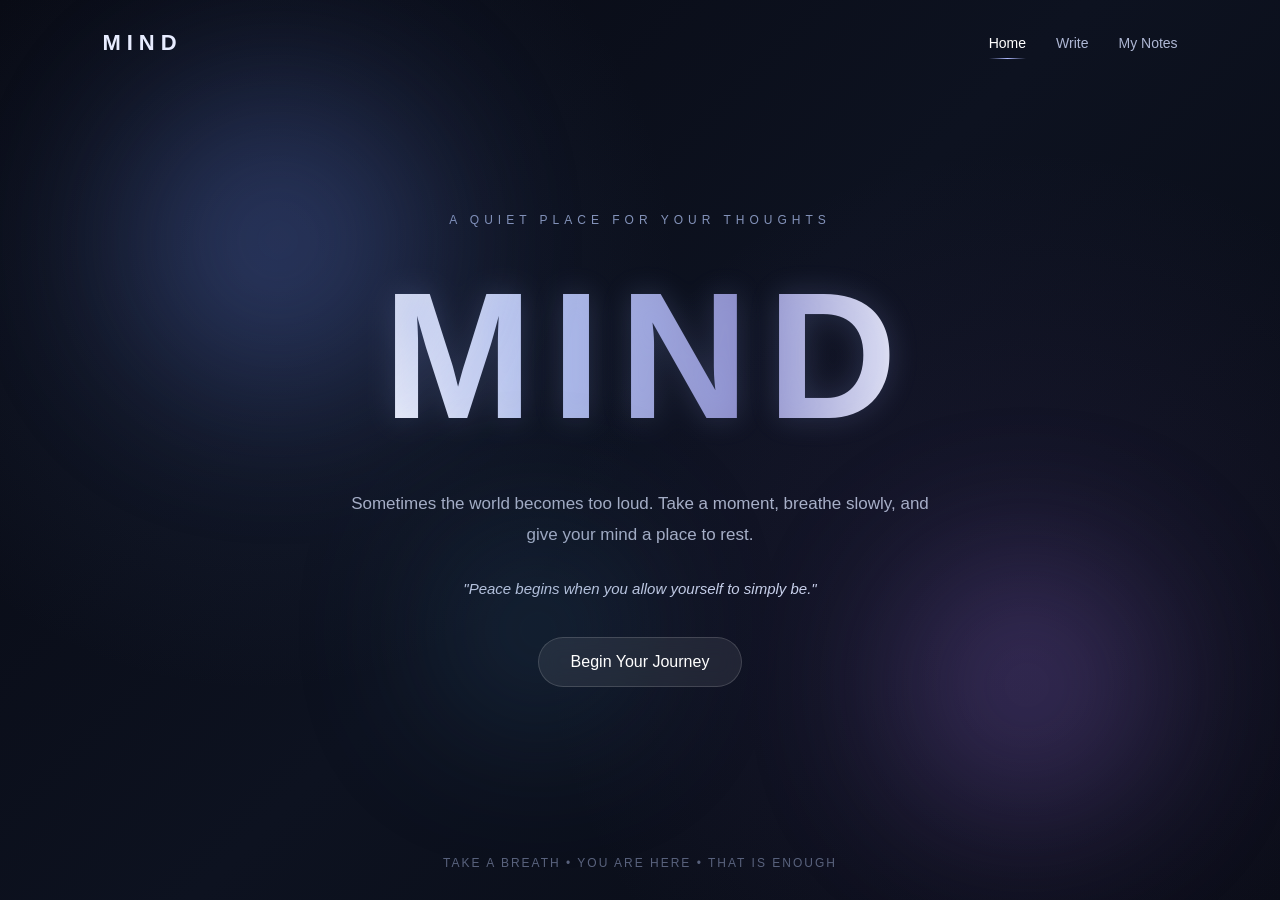
<file: index.html>
<!DOCTYPE html>
<html lang="id">
<head>
    <meta charset="UTF-8">
    <meta name="viewport" content="width=device-width, initial-scale=1.0">

    <title>MIND — Find Your Peace</title>

    <link rel="stylesheet" href="style.css">
</head>

<body>

    <!-- Background -->
    <div class="background"></div>

    <!-- Glowing Orbs -->
    <div class="orb one"></div>
    <div class="orb two"></div>
    <div class="orb three"></div>


    <!-- Navbar -->
    <nav>

        <a href="index.html" class="logo">
            MIND
        </a>

        <div class="nav-links">
            <a href="index.html" class="active">Home</a>
            <a href="1.html">Write</a>
            <a href="2.html">My Notes</a>
        </div>

    </nav>


    <!-- Main -->
    <main>

        <section class="hero">

            <p class="small-text">
                A QUIET PLACE FOR YOUR THOUGHTS
            </p>

            <h1>MIND</h1>

            <p class="subtitle">
                Sometimes the world becomes too loud.
                Take a moment, breathe slowly, and give your mind
                a place to rest.
            </p>

            <p class="quote">
                "Peace begins when you allow yourself to simply be."
            </p>

            <a href="1.html" class="button">
                Begin Your Journey
            </a>

        </section>

    </main>


    <!-- Bottom -->
    <div class="bottom-text">
        TAKE A BREATH • YOU ARE HERE • THAT IS ENOUGH
    </div>

</body>
</html>
</file>
<file: style.css>
/* ==================================================
   GLOBAL
================================================== */

* {
    margin: 0;
    padding: 0;
    box-sizing: border-box;
}

html {
    scroll-behavior: smooth;
}

body {
    font-family:
        Arial,
        Helvetica,
        sans-serif;

    background: #080b14;
    color: #ffffff;

    overflow-x: hidden;
    overflow-y: auto;
}


/* ==================================================
   BACKGROUND
================================================== */

.background {
    position: fixed;
    inset: 0;

    background:
        radial-gradient(
            circle at 20% 30%,
            rgba(74, 98, 150, 0.18),
            transparent 35%
        ),

        radial-gradient(
            circle at 80% 70%,
            rgba(100, 70, 150, 0.15),
            transparent 40%
        ),

        linear-gradient(
            135deg,
            #070912,
            #0d1220,
            #080b14
        );

    z-index: -2;
}


/* ==================================================
   GLOWING ORBS
================================================== */

.orb {
    position: absolute;

    border-radius: 50%;

    filter: blur(80px);

    opacity: 0.35;

    animation:
        float 10s ease-in-out infinite alternate;
}

.orb.one {
    width: 300px;
    height: 300px;

    background: #5068b8;

    top: 10%;
    left: 10%;
}

.orb.two {
    width: 250px;
    height: 250px;

    background: #7b5bb5;

    bottom: 10%;
    right: 10%;

    animation-delay: 2s;
}

.orb.three {
    width: 180px;
    height: 180px;

    background: #315f83;

    bottom: 20%;
    left: 35%;

    animation-delay: 4s;
}


@keyframes float {

    from {
        transform:
            translateY(-20px)
            translateX(-10px);
    }

    to {
        transform:
            translateY(30px)
            translateX(20px);
    }
}


/* ==================================================
   NAVBAR
================================================== */

nav {
    width: 100%;

    padding: 30px 8%;

    display: flex;

    justify-content: space-between;

    align-items: center;

    position: absolute;

    top: 0;

    z-index: 10;
}


.logo {
    font-size: 22px;

    letter-spacing: 6px;

    font-weight: bold;

    color: #e7ecff;

    text-decoration: none;

    transition: 0.3s;
}

.logo:hover {
    color: #ffffff;

    text-shadow:
        0 0 20px
        rgba(160, 180, 255, 0.4);
}


.nav-links {
    display: flex;

    gap: 30px;
}


.nav-links a {
    position: relative;

    text-decoration: none;

    color: #aeb7d4;

    font-size: 14px;

    transition: 0.3s;
}


.nav-links a:hover {
    color: #ffffff;
}


.nav-links a.active {
    color: #ffffff;
}


.nav-links a.active::after {
    content: "";

    position: absolute;

    left: 0;
    right: 0;

    bottom: -8px;

    height: 1px;

    background:
        linear-gradient(
            90deg,
            transparent,
            #aebaff,
            transparent
        );
}


/* ==================================================
   GENERAL TEXT
================================================== */

.small-text {
    color: #8493ba;

    letter-spacing: 5px;

    font-size: 12px;

    margin-bottom: 25px;
}


.bottom-text {
    position: absolute;

    bottom: 30px;

    width: 100%;

    text-align: center;

    color: #59627d;

    font-size: 12px;

    letter-spacing: 2px;

    pointer-events: none;
}


/* ==================================================
   INDEX / HOME
================================================== */

main {
    min-height: 100vh;

    display: flex;

    justify-content: center;

    align-items: center;

    text-align: center;

    padding: 100px 20px;
}


.hero {
    max-width: 850px;

    animation:
        fadeIn 1.5s ease;
}


.hero h1 {
    font-size:
        clamp(
            80px,
            18vw,
            180px
        );

    letter-spacing: 18px;

    font-weight: 700;

    background:
        linear-gradient(
            90deg,
            #ffffff,
            #aebbe7,
            #8c8cc7,
            #ffffff
        );

    -webkit-background-clip: text;
    background-clip: text;

    -webkit-text-fill-color: transparent;

    text-shadow:
        0 0 30px
        rgba(160, 180, 255, 0.2);

    margin-left: 18px;
}


.subtitle {
    margin: 30px auto;

    max-width: 600px;

    color: #a8b0c8;

    font-size: 17px;

    line-height: 1.8;
}


.quote {
    font-style: italic;

    color: #c8d0ea;

    margin-bottom: 40px;

    font-size: 15px;
}


/* ==================================================
   HOME BUTTON
================================================== */

.button {
    display: inline-block;

    padding: 15px 32px;

    border-radius: 50px;

    text-decoration: none;

    color: #ffffff;

    background:
        rgba(255, 255, 255, 0.08);

    border:
        1px solid
        rgba(255, 255, 255, 0.15);

    backdrop-filter: blur(10px);

    transition: 0.4s;
}


.button:hover {
    background:
        rgba(150, 170, 255, 0.18);

    transform:
        translateY(-4px);

    box-shadow:
        0 10px 30px
        rgba(100, 120, 255, 0.15);
}


/* ==================================================
   PAGE 1 — WRITE NOTES
================================================== */

.notes-page {
    overflow: hidden;
}


.notes-container {
    min-height: 100vh;

    display: flex;

    justify-content: center;

    align-items: center;

    padding:
        110px 20px 80px;
}


.notes-box {
    width: 100%;

    max-width: 850px;

    padding: 45px;

    border-radius: 30px;

    background:
        linear-gradient(
            135deg,
            rgba(255, 255, 255, 0.07),
            rgba(255, 255, 255, 0.025)
        );

    border:
        1px solid
        rgba(255, 255, 255, 0.1);

    backdrop-filter: blur(20px);

    box-shadow:
        0 30px 80px
        rgba(0, 0, 0, 0.3),

        inset 0 1px 0
        rgba(255, 255, 255, 0.06);

    animation:
        fadeIn 1s ease;
}


/* ==================================================
   NOTES HEADER
================================================== */

.notes-header {
    display: flex;

    justify-content: space-between;

    align-items: center;

    margin-bottom: 15px;
}


.notes-header h2 {
    font-size: 48px;

    font-weight: 500;

    letter-spacing: 1px;

    color: #edf0ff;
}


.notes-description {
    color: #929dbc;

    font-size: 15px;

    line-height: 1.8;

    max-width: 600px;

    margin-bottom: 30px;
}


/* ==================================================
   DATE BOX
================================================== */

.date-box {
    width: 75px;
    height: 75px;

    display: flex;

    flex-direction: column;

    justify-content: center;

    align-items: center;

    border-radius: 18px;

    background:
        rgba(255, 255, 255, 0.06);

    border:
        1px solid
        rgba(255, 255, 255, 0.1);

    box-shadow:
        inset 0 1px 0
        rgba(255, 255, 255, 0.05);
}


.date-box span {
    font-size: 25px;

    font-weight: bold;

    color: #e7ecff;
}


.date-box small {
    font-size: 10px;

    letter-spacing: 2px;

    color: #929dbc;
}


/* ==================================================
   JOURNAL
================================================== */

.journal {
    border-radius: 22px;

    overflow: hidden;

    background:
        linear-gradient(
            135deg,
            rgba(10, 15, 30, 0.8),
            rgba(20, 25, 45, 0.55)
        );

    border:
        1px solid
        rgba(150, 170, 255, 0.12);

    box-shadow:
        inset 0 0 40px
        rgba(0, 0, 0, 0.15),

        0 15px 35px
        rgba(0, 0, 0, 0.15);

    transition: 0.4s;
}


.journal:focus-within {
    border-color:
        rgba(150, 170, 255, 0.35);

    box-shadow:
        0 0 35px
        rgba(100, 120, 255, 0.1),

        inset 0 0 40px
        rgba(0, 0, 0, 0.2);
}


/* ==================================================
   JOURNAL TOP
================================================== */

.journal-top {
    display: flex;

    justify-content: space-between;

    align-items: center;

    padding:
        15px 25px;

    background:
        rgba(255, 255, 255, 0.035);

    border-bottom:
        1px solid
        rgba(255, 255, 255, 0.06);

    color: #7e89aa;

    font-size: 11px;

    letter-spacing: 2px;
}


/* ==================================================
   WRITING AREA
================================================== */

.writing-area {
    display: flex;

    height: 300px;

    padding: 15px 0;

    background-image:
        linear-gradient(
            rgba(255, 255, 255, 0.025) 1px,
            transparent 1px
        );

    background-size:
        100% 37px;
}


/* ==================================================
   LINE NUMBERS
================================================== */

.line-numbers {
    width: 60px;

    display: flex;

    flex-direction: column;

    align-items: center;

    gap: 19px;

    padding-top: 4px;

    border-right:
        1px solid
        rgba(255, 255, 255, 0.05);

    color:
        rgba(130, 145, 185, 0.4);

    font-size: 11px;

    font-family:
        monospace;
}


/* ==================================================
   TEXTAREA
================================================== */

#notes {
    flex: 1;

    width: 100%;

    height: 100%;

    resize: none;

    border: none;

    outline: none;

    background: transparent;

    color: #dfe5ff;

    padding:
        0 28px;

    font-family:
        Arial,
        Helvetica,
        sans-serif;

    font-size: 16px;

    line-height: 37px;

    letter-spacing: 0.2px;
}


#notes::placeholder {
    color:
        rgba(150, 160, 190, 0.45);
}


#notes::-webkit-scrollbar {
    width: 5px;
}


#notes::-webkit-scrollbar-track {
    background: transparent;
}


#notes::-webkit-scrollbar-thumb {
    background:
        rgba(150, 160, 190, 0.2);

    border-radius: 10px;
}


/* ==================================================
   NOTE BUTTONS
================================================== */

.notes-actions {
    display: flex;

    flex-wrap: wrap;

    gap: 15px;

    margin-top: 25px;
}


.notes-actions button {
    min-width: 110px;

    padding:
        13px 25px;

    border-radius: 50px;

    border:
        1px solid
        rgba(255, 255, 255, 0.1);

    color: #ffffff;

    cursor: pointer;

    font-size: 13px;

    letter-spacing: 0.5px;

    transition: 0.3s;
}


/* Undo / Redo */

#undoButton,
#redoButton {
    background:
        rgba(255, 255, 255, 0.05);

    border-color:
        rgba(165, 178, 220, 0.18);

    color: #dfe5ff;
}


#undoButton:hover,
#redoButton:hover {
    background:
        rgba(255, 255, 255, 0.09);

    transform:
        translateY(-3px);
}


/* Save */

.save-button {
    background:
        linear-gradient(
            135deg,
            rgba(110, 130, 220, 0.35),
            rgba(120, 90, 180, 0.3)
        );
}


.save-button:hover {
    transform:
        translateY(-3px);

    box-shadow:
        0 10px 25px
        rgba(100, 120, 255, 0.2);
}


/* Clear */

.clear-button {
    background:
        rgba(255, 255, 255, 0.04);

    color: #9fa9c4 !important;
}


.clear-button:hover {
    background:
        rgba(255, 255, 255, 0.1);

    transform:
        translateY(-3px);

    color: #ffffff !important;
}


/* ==================================================
   SAVE STATUS
================================================== */

.save-status {
    margin-top: 18px;

    color: #68738f;

    font-size: 12px;

    letter-spacing: 0.5px;

    transition: 0.3s;
}


/* ==================================================
   PAGE 2 — SAVED NOTES
================================================== */

.saved-page,
.notes-page {
    overflow: auto;
}


.saved-container {
    min-height: 100vh;

    display: flex;

    justify-content: center;

    align-items: center;

    padding:
        120px 20px 80px;
}


.saved-box {
    width: 100%;

    max-width: 900px;

    text-align: center;

    padding: 20px;

    max-height: 85vh;

    overflow-y: auto;
}


.saved-box::-webkit-scrollbar {
    width: 5px;
}


.saved-box::-webkit-scrollbar-track {
    background: transparent;
}


.saved-box::-webkit-scrollbar-thumb {
    background:
        rgba(130, 145, 185, 0.2);

    border-radius: 10px;
}


/* ==================================================
   SAVED TITLE
================================================== */

.saved-title {
    font-size: 55px;

    letter-spacing: 2px;

    font-weight: 500;

    margin: 15px 0;

    color: #edf0ff;
}


.saved-description {
    max-width: 600px;

    margin:
        0 auto 40px;

    color: #929dbc;

    line-height: 1.8;

    font-size: 15px;
}


/* ==================================================
   NOTES LIST
================================================== */

.notes-list {
    display: grid;

    grid-template-columns: repeat(3, minmax(0, 1fr));

    gap: 22px;

    width: 100%;
}


/* ==================================================
   SAVED NOTE CARD
================================================== */

.saved-note-card {
    width: 100%;

    text-align: left;

    border-radius: 25px;

    overflow: hidden;

    background:
        linear-gradient(
            135deg,
            rgba(20, 25, 45, 0.85),
            rgba(10, 15, 30, 0.65)
        );

    border:
        1px solid
        rgba(150, 170, 255, 0.12);

    box-shadow:
        0 20px 50px
        rgba(0, 0, 0, 0.22),

        inset 0 1px 0
        rgba(255, 255, 255, 0.04);

    backdrop-filter: blur(20px);

    transition:
        transform 0.3s ease,
        border-color 0.3s ease,
        box-shadow 0.3s ease;

    animation:
        fadeIn 0.5s ease;
}


.saved-note-card:hover {
    transform:
        translateY(-3px);

    border-color:
        rgba(150, 170, 255, 0.22);

    box-shadow:
        0 25px 60px
        rgba(0, 0, 0, 0.28);
}


/* ==================================================
   SAVED NOTE HEADER
================================================== */

.saved-note-header {
    display: flex;

    justify-content: space-between;

    align-items: center;

    padding:
        22px 28px;

    border-bottom:
        1px solid
        rgba(255, 255, 255, 0.06);

    background:
        rgba(255, 255, 255, 0.025);
}


.journal-label {
    color: #8795c5;

    font-size: 10px;

    letter-spacing: 2px;
}


.note-date {
    margin-top: 7px;

    color: #65708d;

    font-size: 12px;
}


/* ==================================================
   DELETE BUTTON
================================================== */

.delete-single {
    width: 35px;

    height: 35px;

    border-radius: 50%;

    border:
        1px solid
        rgba(255, 255, 255, 0.08);

    background:
        rgba(255, 255, 255, 0.04);

    color: #7d87a1;

    font-size: 20px;

    line-height: 1;

    cursor: pointer;

    transition: 0.3s;
}


.delete-single:hover {
    background:
        rgba(255, 100, 120, 0.12);

    color: #e8a9b5;

    transform:
        rotate(90deg);
}


/* ==================================================
   SAVED NOTE CONTENT
================================================== */

.saved-note-content {
    min-height: 120px;

    padding:
        28px 30px;

    color: #dce3ff;

    font-size: 15px;

    line-height: 1.9;

    background-image:
        linear-gradient(
            rgba(255, 255, 255, 0.02) 1px,
            transparent 1px
        );

    background-size:
        100% 36px;

    word-wrap: break-word;
}


.saved-note-content p {
    white-space: normal;

    overflow-wrap: anywhere;
}


/* ==================================================
   SAVED NOTE FOOTER
================================================== */

.saved-note-footer {
    display: flex;

    justify-content: space-between;

    padding:
        15px 28px;

    border-top:
        1px solid
        rgba(255, 255, 255, 0.05);

    color: #68738f;

    font-size: 10px;

    letter-spacing: 1px;
}


/* ==================================================
   EMPTY NOTES
================================================== */

.empty-notes {
    padding:
        70px 30px;

    border-radius: 25px;

    background:
        rgba(255, 255, 255, 0.03);

    border:
        1px solid
        rgba(255, 255, 255, 0.08);

    text-align: center;
}


.empty-icon {
    font-size: 35px;

    color: #8995c5;

    margin-bottom: 15px;

    text-shadow:
        0 0 25px
        rgba(140, 155, 255, 0.3);
}


.empty-notes h3 {
    color: #dce3ff;

    font-size: 20px;

    font-weight: 400;

    margin-bottom: 10px;
}


.empty-notes p {
    color: #68738f;

    font-size: 13px;
}


/* ==================================================
   SAVED ACTIONS
================================================== */

.saved-actions {
    display: flex;

    justify-content: center;

    gap: 15px;

    margin-top: 30px;
}


/* Write Again */

.write-again-button {
    display: inline-flex;

    align-items: center;

    justify-content: center;

    padding:
        14px 28px;

    border-radius: 50px;

    text-decoration: none;

    color: #ffffff;

    font-size: 13px;

    background:
        linear-gradient(
            135deg,
            rgba(100, 120, 220, 0.4),
            rgba(120, 90, 180, 0.35)
        );

    border:
        1px solid
        rgba(150, 170, 255, 0.15);

    transition: 0.3s;
}


.write-again-button:hover {
    transform:
        translateY(-3px);

    box-shadow:
        0 10px 30px
        rgba(100, 120, 255, 0.2);
}


/* ==================================================
   ANIMATION
================================================== */

@keyframes fadeIn {

    from {
        opacity: 0;

        transform:
            translateY(25px);
    }

    to {
        opacity: 1;

        transform:
            translateY(0);
    }
}


/* ==================================================
   MOBILE
================================================== */

@media (max-width: 700px) {

    nav {
        padding: 25px;
    }


    .logo {
        font-size: 18px;

        letter-spacing: 4px;
    }


    .nav-links {
        gap: 15px;
    }


    .nav-links a {
        font-size: 12px;
    }


    .hero h1 {
        letter-spacing: 10px;
    }


    .subtitle {
        font-size: 15px;
    }


    .notes-box {
        padding:
            30px 20px;
    }


    .notes-header h2 {
        font-size: 38px;
    }


    .notes-actions {
        flex-direction: column;
        align-items: stretch;
    }


    .notes-actions button {
        width: 100%;
    }


    .writing-area {
        height: 260px;
    }


    .line-numbers {
        width: 45px;

        gap: 19px;
    }


    #notes {
        padding:
            0 15px;

        font-size: 14px;
    }


    .journal-top {
        padding:
            14px 17px;
    }


    .saved-container {
        padding:
            100px 15px 50px;
    }


    .notes-list {
        grid-template-columns: repeat(2, minmax(0, 1fr));
    }


    .saved-box {
        padding: 10px;

        max-height: 88vh;
    }


    .notes-list {
        grid-template-columns: 1fr;
    }


    .saved-title {
        font-size: 42px;
    }


    .saved-description {
        font-size: 14px;

        margin-bottom: 25px;
    }


    .saved-note-header {
        padding:
            18px 20px;
    }


    .saved-note-content {
        padding:
            22px 20px;

        min-height: 100px;

        font-size: 14px;
    }


    .saved-note-footer {
        padding:
            14px 20px;
    }


    .saved-actions {
        flex-direction: column;

        align-items: center;
    }


    .write-again-button {
        width: 210px;
    }


    .bottom-text {
        display: none;
    }

}


/* ==================================================
   VERY SMALL SCREEN
================================================== */

@media (max-width: 450px) {

    .nav-links {
        gap: 10px;
    }


    .nav-links a {
        font-size: 10px;
    }


    .notes-header h2 {
        font-size: 32px;
    }


    .date-box {
        width: 60px;

        height: 60px;
    }


    .date-box span {
        font-size: 20px;
    }


    .notes-actions {
        flex-direction: column;
    }


    .notes-actions button {
        width: 100%;
    }


    .saved-title {
        font-size: 36px;
    }

}
/* ==================================================
   EDIT BUTTON
================================================== */

.edit-single {
    width: 35px;
    height: 35px;

    border-radius: 50%;

    border:
        1px solid
        rgba(255, 255, 255, 0.08);

    background:
        rgba(255, 255, 255, 0.04);

    color: #8998c7;

    font-size: 17px;

    cursor: pointer;

    transition: 0.3s;
}

.edit-single:hover {
    background:
        rgba(120, 150, 255, 0.14);

    color: #cbd5ff;

    transform:
        translateY(-2px);
}
</file>
